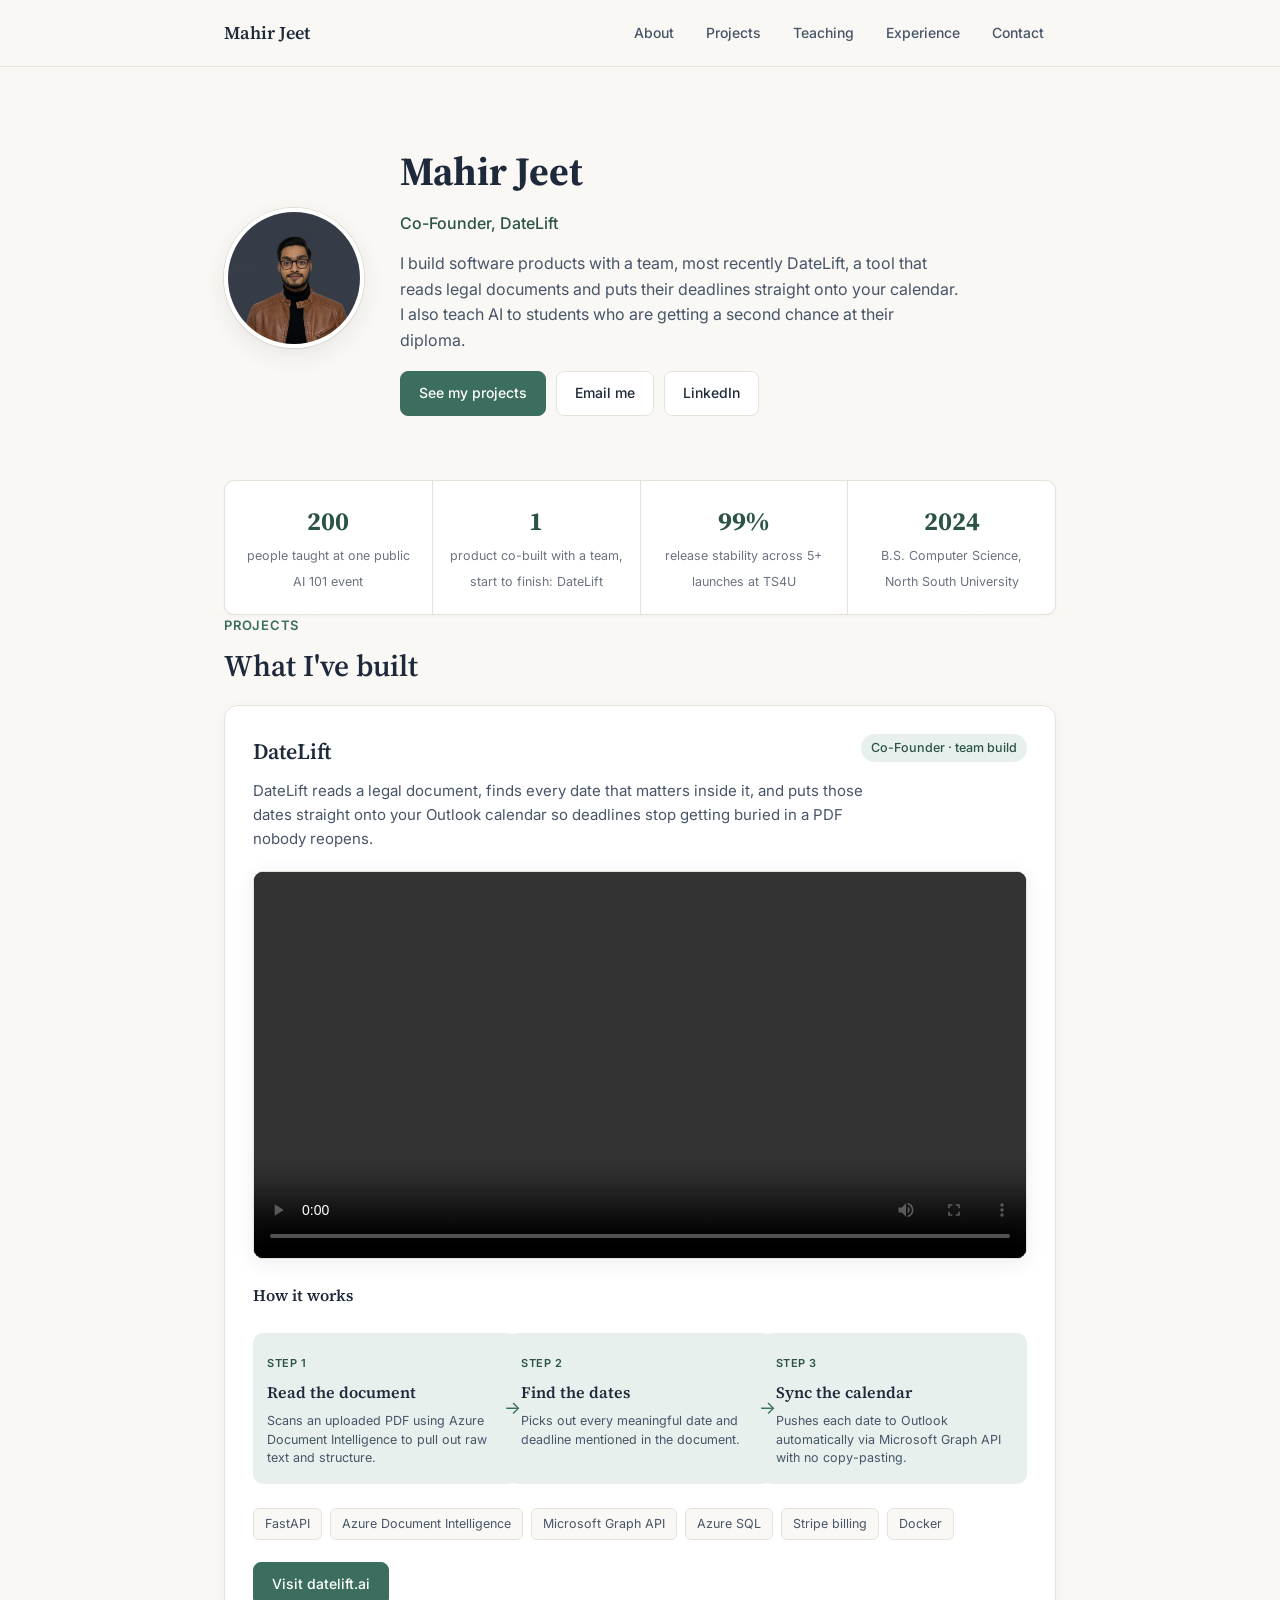
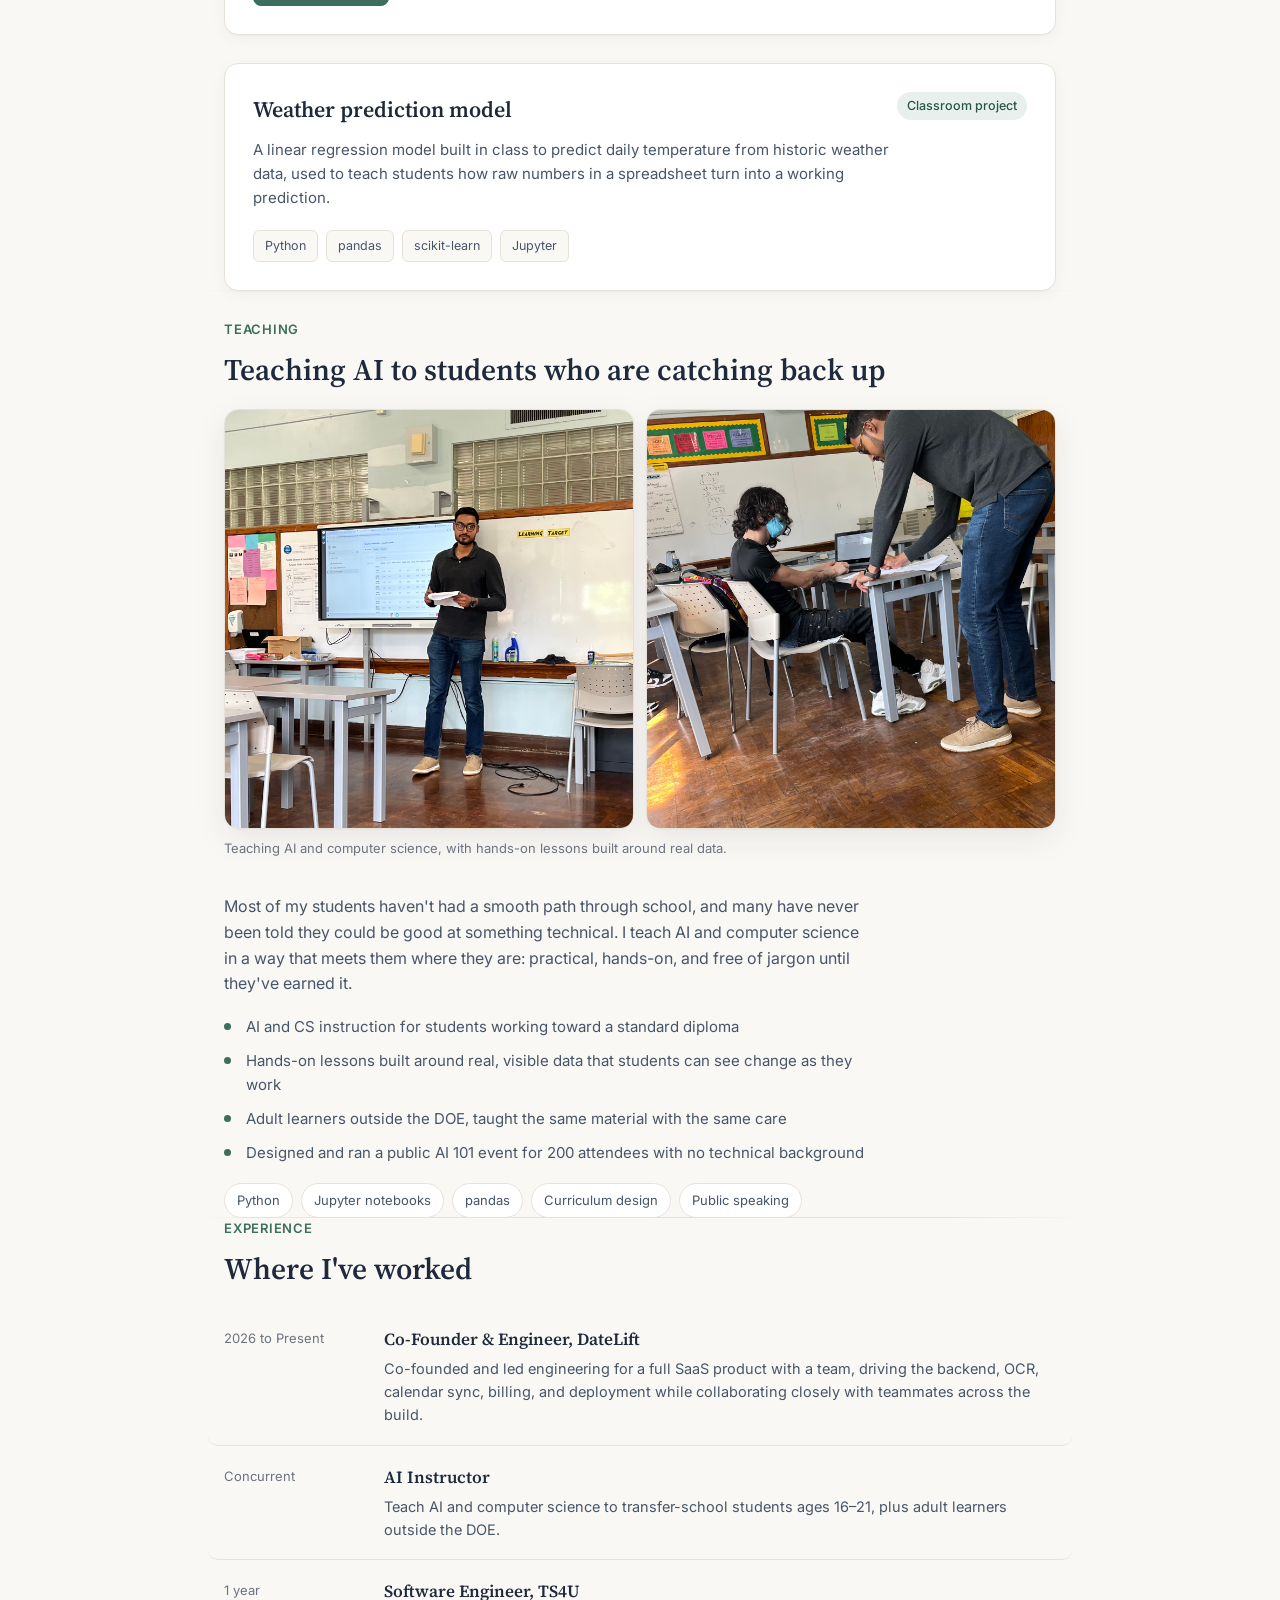
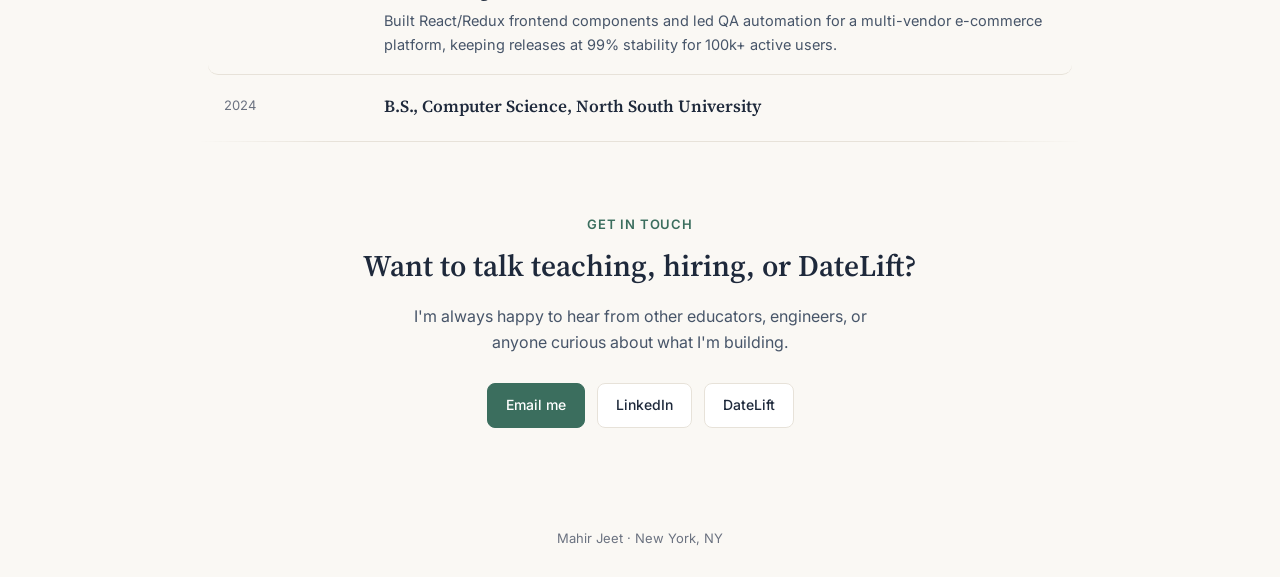
<file: index.html>
<!DOCTYPE html>
<html lang="en">
<head>
<meta charset="UTF-8">
<meta name="viewport" content="width=device-width, initial-scale=1.0">
<title>Mahir Jeet</title>
<meta name="description" content="Mahir Jeet, co-founder of DateLift.">
<link rel="preconnect" href="https://fonts.googleapis.com">
<link rel="preconnect" href="https://fonts.gstatic.com" crossorigin>
<link href="https://fonts.googleapis.com/css2?family=Source+Serif+4:opsz,wght@8..60,400;8..60,500;8..60,600;8..60,700&family=Inter:wght@400;500;600&display=swap" rel="stylesheet">
<style>
  :root{
    --paper:#FAF8F4;
    --card:#FFFFFF;
    --ink:#1E293B;
    --ink-soft:#475569;
    --gray:#6B7280;
    --teal:#3B6E5E;
    --teal-deep:#2C5347;
    --teal-tint:#E7F0EC;
    --border:#E7E2D9;

    --serif:'Source Serif 4', serif;
    --sans:'Inter', sans-serif;
  }

  *{ margin:0; padding:0; box-sizing:border-box; }
  html{ scroll-behavior:smooth; }
  body{
    font-family:var(--sans);
    background:var(--paper);
    color:var(--ink);
    line-height:1.6;
    -webkit-font-smoothing:antialiased;
  }
  ::selection{ background:var(--teal-tint); color:var(--teal-deep); }
  a{ color:var(--teal); text-decoration:none; transition:color .25s ease; }
  a:hover{ color:var(--teal-deep); }
  a:focus-visible, button:focus-visible{
    outline:2px solid var(--teal);
    outline-offset:3px;
    border-radius:4px;
  }
  img{ max-width:100%; display:block; }
  video{ max-width:100%; display:block; }

  .wrap{ max-width:880px; margin:0 auto; padding:0 24px; }

  /* ---------------- SKIP LINK ---------------- */
  .skip-link{
    position:absolute; left:-9999px; top:0;
    background:var(--ink); color:#fff; padding:10px 16px; z-index:200;
  }
  .skip-link:focus{ left:12px; top:12px; }

  /* ---------------- NAV ---------------- */
  nav{
    position:sticky; top:0; z-index:100;
    background:rgba(250,248,244,0.96);
    border-bottom:1px solid var(--border);
    backdrop-filter:blur(6px);
  }
  .nav-inner{
    max-width:880px; margin:0 auto; padding:16px 24px;
    display:flex; align-items:center; justify-content:space-between;
    flex-wrap:wrap; gap:12px;
  }
  .nav-name{
    font-family:var(--serif);
    font-weight:600;
    font-size:18px;
    color:var(--ink);
  }
  .nav-links{ display:flex; gap:8px; flex-wrap:wrap; }
  .nav-links a{
    font-size:14px; font-weight:500; color:var(--ink-soft);
    padding:6px 12px; border-radius:6px;
    transition:background .25s ease, color .25s ease;
  }
  .nav-links a:hover{ background:var(--teal-tint); color:var(--teal-deep); }

  section{ padding:64px 0; position:relative; }
  section:not(:last-of-type)::after{
    content:"";
    position:absolute; left:0; right:0; bottom:0;
    height:1px;
    background:linear-gradient(90deg, transparent, var(--border) 15%, var(--border) 85%, transparent);
  }

  .reveal{
    opacity:0;
    transform:translateY(16px);
    transition:opacity .7s cubic-bezier(.22,.61,.36,1), transform .7s cubic-bezier(.22,.61,.36,1);
  }
  .reveal.is-visible{
    opacity:1;
    transform:translateY(0);
  }

  .eyebrow{
    font-size:13px; font-weight:600; letter-spacing:0.06em; text-transform:uppercase;
    color:var(--teal); margin-bottom:12px;
  }
  h2{
    font-family:var(--serif);
    font-weight:600;
    font-size:30px;
    color:var(--ink);
    margin-bottom:20px;
    line-height:1.25;
  }
  p{ color:var(--ink-soft); font-size:16px; }

  /* ---------------- HERO / ABOUT ---------------- */
  .hero{
    padding:72px 0 56px;
    display:grid;
    grid-template-columns:auto 1fr;
    gap:36px;
    align-items:center;
    animation:hero-in .8s cubic-bezier(.22,.61,.36,1) both;
  }
  @keyframes hero-in{
    from{ opacity:0; transform:translateY(10px); }
    to{ opacity:1; transform:translateY(0); }
  }
  .hero-photo{
    width:140px; height:140px;
    border-radius:50%;
    overflow:hidden;
    border:4px solid var(--card);
    box-shadow:0 1px 2px rgba(30,41,59,0.04), 0 8px 24px rgba(30,41,59,0.08), 0 0 0 1px var(--border);
    flex-shrink:0;
    transition:box-shadow .4s ease, transform .4s ease;
  }
  .hero-photo:hover{
    transform:translateY(-2px);
    box-shadow:0 2px 4px rgba(30,41,59,0.06), 0 14px 32px rgba(30,41,59,0.12), 0 0 0 1px var(--border);
  }
  .hero-photo img{ width:100%; height:100%; object-fit:cover; object-position:50% 20%; }
  .hero-text h1{
    font-family:var(--serif);
    font-weight:700;
    font-size:clamp(30px,4vw,40px);
    color:var(--ink);
    margin-bottom:8px;
  }
  .hero-role{
    font-size:17px; color:var(--teal-deep); font-weight:500; margin-bottom:14px;
  }
  .hero-text p{ max-width:560px; font-size:16px; }
  .hero-links{ display:flex; gap:10px; margin-top:18px; flex-wrap:wrap; }
  .btn{
    display:inline-flex; align-items:center; gap:8px;
    font-size:14px; font-weight:500;
    padding:10px 18px; border-radius:8px;
    border:1px solid var(--border);
    color:var(--ink);
    background:var(--card);
    transition:border-color .25s ease, color .25s ease, transform .15s ease, box-shadow .25s ease, background .25s ease;
  }
  .btn:hover{
    border-color:var(--teal);
    color:var(--teal-deep);
    transform:translateY(-1px);
    box-shadow:0 4px 12px rgba(59,110,94,0.12);
  }
  .btn:active{ transform:translateY(0); box-shadow:none; }
  .btn.primary{ background:var(--teal); color:#fff; border-color:var(--teal); }
  .btn.primary:hover{
    background:var(--teal-deep); border-color:var(--teal-deep); color:#fff;
    box-shadow:0 6px 16px rgba(44,83,71,0.25);
  }

  /* ---------------- SNAPSHOT STRIP ---------------- */
  .snapshot{
    display:grid;
    grid-template-columns:repeat(4, 1fr);
    gap:1px;
    background:var(--border);
    border:1px solid var(--border);
    border-radius:10px;
    overflow:hidden;
    margin-top:8px;
    box-shadow:0 1px 3px rgba(30,41,59,0.04);
  }
  .snap-item{
    background:var(--card);
    padding:20px 16px;
    text-align:center;
    transition:background .3s ease;
  }
  .snap-item:hover{ background:var(--teal-tint); }
  .snap-item .num{
    font-family:var(--serif); font-weight:700; font-size:26px; color:var(--teal-deep);
    display:block;
    transition:transform .3s ease;
  }
  .snap-item:hover .num{ transform:translateY(-2px); }
  .snap-item .lbl{ font-size:12.5px; color:var(--gray); margin-top:4px; line-height:1.4; }

  /* ---------------- TEACHING ---------------- */
  .teach-photos{
    display:grid;
    grid-template-columns:1fr 1fr;
    gap:12px;
  }
  .teach-photo-half{
    border-radius:14px;
    overflow:hidden;
    border:1px solid var(--border);
    box-shadow:0 1px 2px rgba(30,41,59,0.03), 0 10px 32px rgba(30,41,59,0.08);
    max-height:420px;
  }
  .teach-photo-half img{
    width:100%; height:100%;
    max-height:420px;
    object-fit:cover;
    object-position:50% 30%;
    transition:transform .7s cubic-bezier(.22,.61,.36,1);
  }
  .teach-photo-half:hover img{ transform:scale(1.02); }
  @media (max-width:720px){
    .teach-photos{ grid-template-columns:1fr; }
    .teach-photo-half{ max-height:280px; }
    .teach-photo-half img{ max-height:280px; }
  }
  .teach-caption{
    font-size:13px; color:var(--gray); margin-top:10px; line-height:1.5;
  }
  .teach-body{
    max-width:640px;
    margin-top:36px;
  }
  .school-note{
    background:var(--teal-tint);
    border-radius:10px;
    padding:18px 20px;
    margin-bottom:22px;
    border-left:3px solid var(--teal);
  }
  .school-note p{ color:var(--teal-deep); font-size:14.5px; margin:0; }
  .skill-tags{ display:flex; flex-wrap:wrap; gap:8px; margin-top:18px; }
  .skill-tags span{
    font-size:13px; background:var(--card); border:1px solid var(--border);
    padding:6px 12px; border-radius:999px; color:var(--ink-soft);
    transition:border-color .25s ease, color .25s ease, transform .25s ease;
  }
  .skill-tags span:hover{
    border-color:var(--teal); color:var(--teal-deep); transform:translateY(-1px);
  }
  .teach-list{ margin-top:18px; padding-left:0; list-style:none; }
  .teach-list li{
    padding-left:22px; position:relative; margin-bottom:10px;
    font-size:15px; color:var(--ink-soft);
  }
  .teach-list li::before{
    content:"";
    position:absolute; left:0; top:8px;
    width:7px; height:7px; border-radius:50%;
    background:var(--teal);
  }

  /* ---------------- PROJECTS ---------------- */
  .project-card{
    background:var(--card);
    border:1px solid var(--border);
    border-radius:14px;
    padding:28px;
    margin-bottom:28px;
    box-shadow:0 1px 2px rgba(30,41,59,0.03), 0 4px 16px rgba(30,41,59,0.04);
    transition:box-shadow .35s ease, transform .35s ease, border-color .35s ease;
  }
  .project-card:hover{
    box-shadow:0 2px 4px rgba(30,41,59,0.05), 0 12px 28px rgba(30,41,59,0.08);
    transform:translateY(-2px);
    border-color:#DCD5C8;
  }
  .project-head{
    display:flex; justify-content:space-between; align-items:flex-start;
    gap:16px; margin-bottom:6px; flex-wrap:wrap;
  }
  .project-title{
    font-family:var(--serif); font-weight:600; font-size:22px; color:var(--ink);
  }
  .project-tag{
    font-size:12.5px; color:var(--teal-deep); background:var(--teal-tint);
    padding:4px 10px; border-radius:999px; font-weight:500; white-space:nowrap;
  }
  .project-desc{ margin:10px 0 20px; font-size:15px; max-width:640px; }

  .video-wrap{
    border-radius:10px; overflow:hidden; border:1px solid var(--border);
    margin-bottom:24px; background:#000;
    box-shadow:0 4px 20px rgba(30,41,59,0.08);
  }
  .video-wrap video{ width:100%; display:block; }

  /* skills diagram */
  .pipeline{
    display:flex; align-items:stretch; gap:0;
    margin:24px 0; flex-wrap:wrap;
  }
  .pipe-step{
    flex:1; min-width:140px;
    background:var(--teal-tint);
    border-radius:10px;
    padding:16px 14px;
    position:relative;
    transition:transform .3s ease, box-shadow .3s ease;
  }
  .pipe-step:hover{
    transform:translateY(-3px);
    box-shadow:0 8px 20px rgba(59,110,94,0.15);
  }
  .pipe-step + .pipe-step{ margin-left:28px; }
  .pipe-step .step-num{
    font-size:11px; font-weight:600; color:var(--teal-deep); letter-spacing:0.05em;
  }
  .pipe-step h4{
    font-family:var(--serif); font-size:16px; font-weight:600; color:var(--ink);
    margin:6px 0 6px;
  }
  .pipe-step p{ font-size:12.5px; color:var(--ink-soft); margin:0; line-height:1.5; }
  .pipe-arrow{
    display:flex; align-items:center; color:var(--teal); font-size:18px;
    margin:0 -14px; position:relative; z-index:2;
    transition:transform .3s ease;
  }
  .pipeline:hover .pipe-arrow{ transform:translateX(2px); }

  .stack-row{ display:flex; flex-wrap:wrap; gap:8px; margin-top:18px; }
  .stack-row span{
    font-size:12.5px; background:var(--paper); border:1px solid var(--border);
    padding:5px 11px; border-radius:6px; color:var(--ink-soft);
  }

  .project-links{ display:flex; gap:10px; margin-top:22px; flex-wrap:wrap; }

  /* ---------------- EXPERIENCE (compact) ---------------- */
  .exp-row{
    display:grid; grid-template-columns:140px 1fr; gap:20px;
    padding:18px 16px; margin:0 -16px;
    border-radius:10px;
    transition:background .3s ease;
  }
  .exp-row:hover{ background:var(--card); }
  .exp-row:not(:last-child){ border-bottom:1px solid var(--border); }
  .exp-time{ font-size:13px; color:var(--gray); padding-top:2px; }
  .exp-row h4{
    font-family:var(--serif); font-size:17px; font-weight:600; color:var(--ink);
    margin-bottom:4px;
  }
  .exp-row p{ font-size:14.5px; }

  /* ---------------- CONTACT ---------------- */
  .contact-section{ text-align:center; padding:72px 0; }
  .contact-section h2{ justify-content:center; }
  .contact-section p{ max-width:480px; margin:0 auto 28px; }
  .contact-links{ display:flex; justify-content:center; gap:12px; flex-wrap:wrap; }

  footer{
    text-align:center; padding:28px 0; font-size:13px; color:var(--gray);
  }

  /* ---------------- RESPONSIVE ---------------- */
  @media (max-width:720px){
    .hero{ grid-template-columns:1fr; text-align:center; padding-top:48px; }
    .hero-photo{ margin:0 auto; }
    .hero-links{ justify-content:center; }
    .snapshot{ grid-template-columns:repeat(2,1fr); }

    .exp-row{ grid-template-columns:1fr; gap:4px; }
    .pipe-step + .pipe-step{ margin-left:0; margin-top:28px; }
    .pipeline{ flex-direction:column; }
    .pipe-arrow{ display:none; }
    section{ padding:48px 0; }
    h2{ font-size:25px; }
  }

  @media (prefers-reduced-motion:reduce){
    html{ scroll-behavior:auto; }
    .hero{ animation:none; }
    .reveal{ opacity:1; transform:none; transition:none; }
    *{ transition-duration:0.01ms !important; animation-duration:0.01ms !important; }
  }
</style>
</head>
<body>

<a href="#main" class="skip-link">Skip to main content</a>

<nav>
  <div class="nav-inner">
    <span class="nav-name">Mahir Jeet</span>
    <div class="nav-links">
      <a href="#about">About</a>
      <a href="#projects">Projects</a>
      <a href="#teaching">Teaching</a>
      <a href="#experience">Experience</a>
      <a href="#contact">Contact</a>
    </div>
  </div>
</nav>

<main id="main">

  <!-- =========== ABOUT ============ -->
  <section id="about" class="wrap">
    <div class="hero">
      <div class="hero-photo">
        <img src="Gemini_Generated_Image_xthhwxthhwxthhwx.png" alt="Mahir Jeet">
      </div>
      <div class="hero-text">
        <h1>Mahir Jeet</h1>
        <p class="hero-role">Co-Founder, DateLift</p>
        <p>I build software products with a team, most recently DateLift, a tool that reads legal documents and puts their deadlines straight onto your calendar. I also teach AI to students who are getting a second chance at their diploma.</p>
        <div class="hero-links">
          <a href="#projects" class="btn primary">See my projects</a>
          <a href="mailto:mahir.jeet@email.com" class="btn">Email me</a>
          <a href="https://linkedin.com/in/mahirjeet" class="btn" target="_blank" rel="noopener">LinkedIn</a>
        </div>
      </div>
    </div>

    <div class="snapshot">
      <div class="snap-item">
        <span class="num">200</span>
        <span class="lbl">people taught at one public AI 101 event</span>
      </div>
      <div class="snap-item">
        <span class="num">1</span>
        <span class="lbl">product co-built with a team, start to finish: DateLift</span>
      </div>
      <div class="snap-item">
        <span class="num">99%</span>
        <span class="lbl">release stability across 5+ launches at TS4U</span>
      </div>
      <div class="snap-item">
        <span class="num">2024</span>
        <span class="lbl">B.S. Computer Science, North South University</span>
      </div>
    </div>

  </section>

  <!-- ============ PROJECTS ============ -->
  <section id="projects" class="wrap reveal">
    <div class="eyebrow">Projects</div>
    <h2>What I've built</h2>

    <div class="project-card">
      <div class="project-head">
        <span class="project-title">DateLift</span>
        <span class="project-tag">Co-Founder · team build</span>
      </div>
      <p class="project-desc">DateLift reads a legal document, finds every date that matters inside it, and puts those dates straight onto your Outlook calendar so deadlines stop getting buried in a PDF nobody reopens.</p>

      <div class="video-wrap">
        <video controls preload="metadata" poster="">
          <source src="assets/datelift-ad.mp4" type="video/mp4">
          Your browser doesn't support embedded video. <a href="assets/datelift-ad.mp4">Download the video</a> instead.
        </video>
      </div>

      <h4 style="font-family:var(--serif); font-size:16px; font-weight:600; margin-bottom:4px;">How it works</h4>
      <div class="pipeline">
        <div class="pipe-step">
          <span class="step-num">STEP 1</span>
          <h4>Read the document</h4>
          <p>Scans an uploaded PDF using Azure Document Intelligence to pull out raw text and structure.</p>
        </div>
        <div class="pipe-arrow" aria-hidden="true">→</div>
        <div class="pipe-step">
          <span class="step-num">STEP 2</span>
          <h4>Find the dates</h4>
          <p>Picks out every meaningful date and deadline mentioned in the document.</p>
        </div>
        <div class="pipe-arrow" aria-hidden="true">→</div>
        <div class="pipe-step">
          <span class="step-num">STEP 3</span>
          <h4>Sync the calendar</h4>
          <p>Pushes each date to Outlook automatically via Microsoft Graph API with no copy-pasting.</p>
        </div>
      </div>

      <div class="stack-row">
        <span>FastAPI</span>
        <span>Azure Document Intelligence</span>
        <span>Microsoft Graph API</span>
        <span>Azure SQL</span>
        <span>Stripe billing</span>
        <span>Docker</span>
      </div>

      <div class="project-links">
        <a href="https://datelift.ai" class="btn primary" target="_blank" rel="noopener">Visit datelift.ai</a>
      </div>
    </div>

    <div class="project-card">
      <div class="project-head">
        <span class="project-title">Weather prediction model</span>
        <span class="project-tag">Classroom project</span>
      </div>
      <p class="project-desc">A linear regression model built in class to predict daily temperature from historic weather data, used to teach students how raw numbers in a spreadsheet turn into a working prediction.</p>
      <div class="stack-row">
        <span>Python</span>
        <span>pandas</span>
        <span>scikit-learn</span>
        <span>Jupyter</span>
      </div>
    </div>
  </section>

  <!-- ============ TEACHING ============ -->
  <section id="teaching" class="wrap reveal">
    <div class="eyebrow">Teaching</div>
    <h2>Teaching AI to students who are catching back up</h2>

    <div class="teach-photos">
      <div class="teach-photo-half">
        <img src="IMG_1707.jpeg" alt="Mahir Jeet teaching students in the classroom">
      </div>
      <div class="teach-photo-half">
        <img src="IMG_1714.jpeg" alt="Mahir Jeet working with students during a lesson">
      </div>
    </div>
    <p class="teach-caption">Teaching AI and computer science, with hands-on lessons built around real data.</p>

    <div class="teach-body">

      <p>Most of my students haven't had a smooth path through school, and many have never been told they could be good at something technical. I teach AI and computer science in a way that meets them where they are: practical, hands-on, and free of jargon until they've earned it.</p>

      <ul class="teach-list">
        <li>AI and CS instruction for students working toward a standard diploma</li>
        <li>Hands-on lessons built around real, visible data that students can see change as they work</li>
        <li>Adult learners outside the DOE, taught the same material with the same care</li>
        <li>Designed and ran a public AI 101 event for 200 attendees with no technical background</li>
      </ul>

      <div class="skill-tags">
        <span>Python</span>
        <span>Jupyter notebooks</span>
        <span>pandas</span>
        <span>Curriculum design</span>
        <span>Public speaking</span>
      </div>
    </div>
  </section>

  <!-- ============ EXPERIENCE ============ -->
  <section id="experience" class="wrap reveal">
    <div class="eyebrow">Experience</div>
    <h2>Where I've worked</h2>

    <div class="exp-row">
      <div class="exp-time">2026 to Present</div>
      <div>
        <h4>Co-Founder &amp; Engineer, DateLift</h4>
        <p>Co-founded and led engineering for a full SaaS product with a team, driving the backend, OCR, calendar sync, billing, and deployment while collaborating closely with teammates across the build.</p>
      </div>
    </div>
    <div class="exp-row">
      <div class="exp-time">Concurrent</div>
      <div>
        <h4>AI Instructor</h4>
        <p>Teach AI and computer science to transfer-school students ages 16–21, plus adult learners outside the DOE.</p>
      </div>
    </div>
    <div class="exp-row">
      <div class="exp-time">1 year</div>
      <div>
        <h4>Software Engineer, TS4U</h4>
        <p>Built React/Redux frontend components and led QA automation for a multi-vendor e-commerce platform, keeping releases at 99% stability for 100k+ active users.</p>
      </div>
    </div>
    <div class="exp-row">
      <div class="exp-time">2024</div>
      <div>
        <h4>B.S., Computer Science, North South University</h4>
        <p></p>
      </div>
    </div>
  </section>

  <!-- ============ CONTACT ============ -->
  <section id="contact" class="wrap contact-section reveal">
    <div class="eyebrow" style="justify-content:center; display:flex;">Get in touch</div>
    <h2>Want to talk teaching, hiring, or DateLift?</h2>
    <p>I'm always happy to hear from other educators, engineers, or anyone curious about what I'm building.</p>
    <div class="contact-links">
      <a href="mailto:mahirjeet@gmail.com" class="btn primary">Email me</a>
      <a href="https://linkedin.com/in/mahirjeet" class="btn" target="_blank" rel="noopener">LinkedIn</a>
      <a href="https://datelift.ai" class="btn" target="_blank" rel="noopener">DateLift</a>
    </div>
  </section>

</main>

<footer>
  Mahir Jeet · New York, NY
</footer>

<script>
  (function(){
    var prefersReduced = window.matchMedia('(prefers-reduced-motion: reduce)').matches;
    var targets = document.querySelectorAll('.reveal');
    if (prefersReduced || !('IntersectionObserver' in window)) {
      targets.forEach(function(el){ el.classList.add('is-visible'); });
      return;
    }
    var observer = new IntersectionObserver(function(entries){
      entries.forEach(function(entry){
        if (entry.isIntersecting) {
          entry.target.classList.add('is-visible');
          observer.unobserve(entry.target);
        }
      });
    }, { threshold: 0.12, rootMargin: '0px 0px -40px 0px' });
    targets.forEach(function(el){ observer.observe(el); });
  })();
</script>

</body>
</html>
</file>
